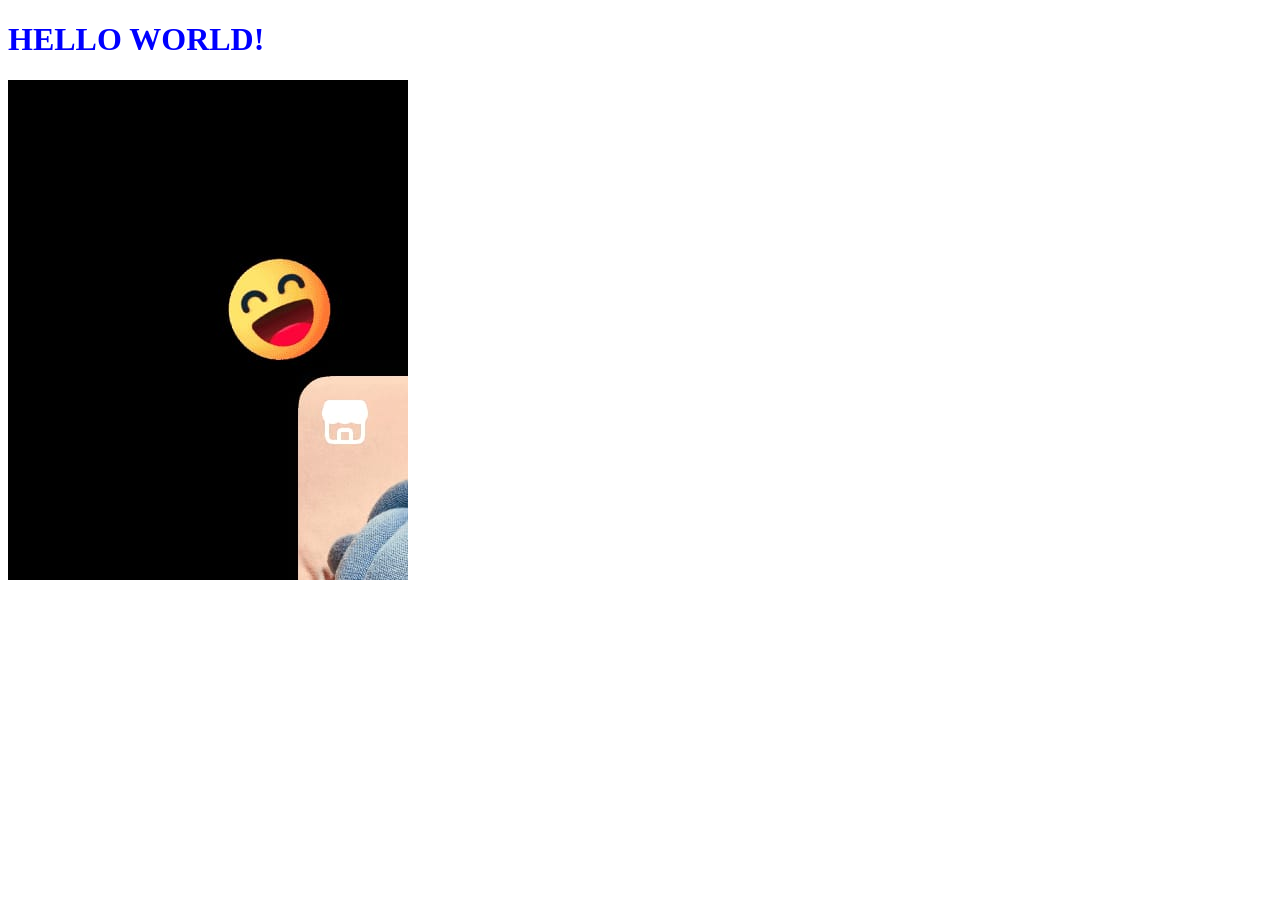
<file: basic.html>
<!DOCTYPE html>
<html>
    <head>
        
    <meta charset="UTF-8">
    <meta name="viewport" content="width=device-width" initial-scale="1.0"> 
    <title>Document</title>
    <link rel="stylesheet" href="basic.css">
    
    </head>
 <body>
    <h1 class="hlo">HELLO WORLD!</h1>
    <div class="wrap">
        <label>HELLO UNIVERSE!</label>
    </div>
    <!-- <div class="main">
    <div class="a1">
        <h1>WELCOME TO SCHOOL</h1>
    </div>
    <div class="l1">
    <label>ROLL NO:</label>
    <input type="text"/>
   </div>
   <div class="l2">
    <label>NAME:</label>
   <input type="text"/>
   </div>
   <div class="l3">
    <label>CLASS:</label>
    <input type="text"/>
   </div>
   <div class="btn">
    <button type="submit">LOGIN</button>

   </div>
    </div> -->
    </body>
       </html>
</file>
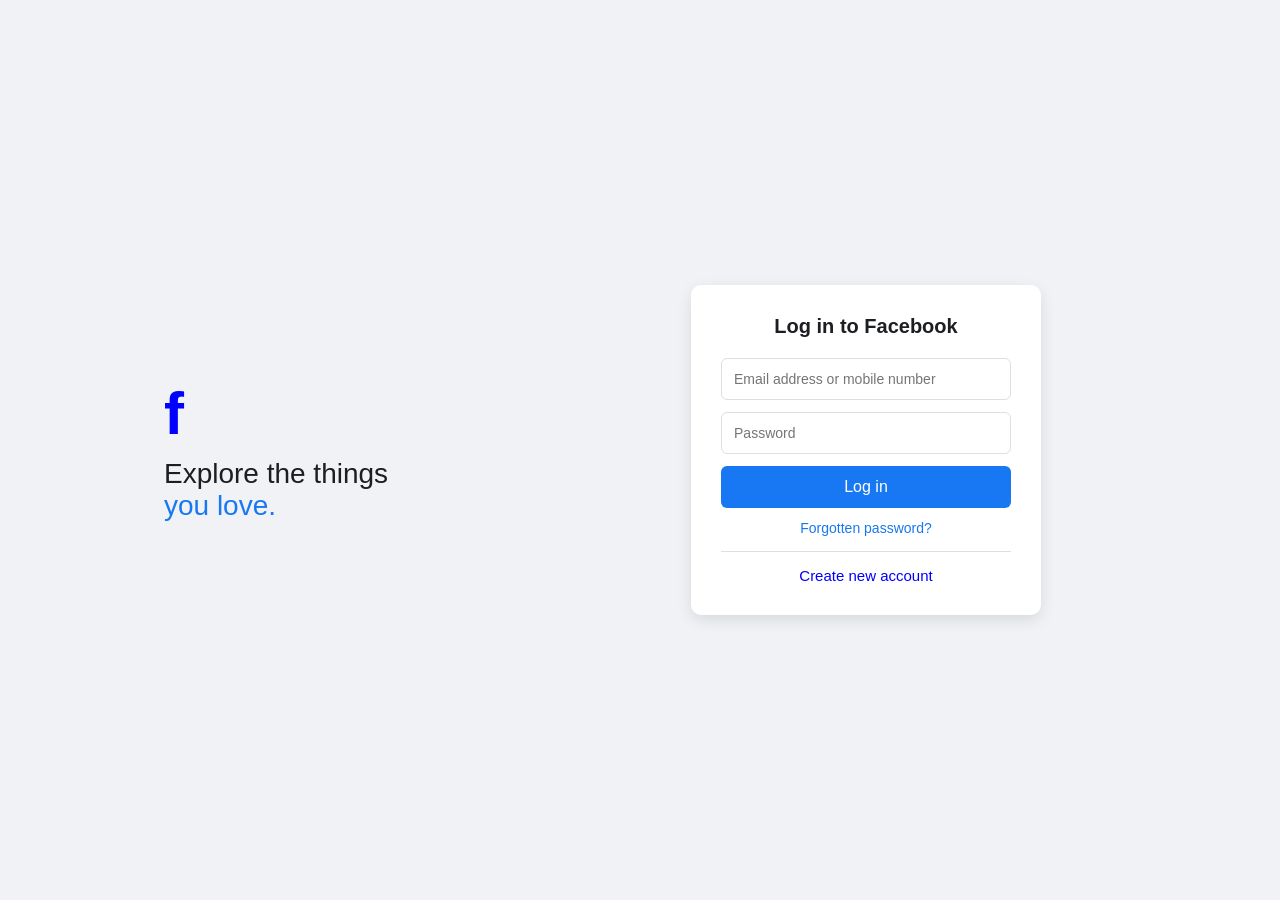
<file: boot.html>
<!DOCTYPE html>
<html lang="en">
<head>
  <meta charset="UTF-8">
  <title>Facebook Login Clone</title>
  <link rel="stylesheet" href="boot.css">
</head>
<body>

  <div class="container">
    
    <!-- Left Section -->
    <div class="left">
      <h1 class="logo">f</h1>
      <p class="tagline">
        Explore the things <br>
        <span>you love.</span>
      </p>
    </div>

    <!-- Right Section -->
    <div class="right">
      <div class="login-box">
        <h2>Log in to Facebook</h2>

        <input type="text" placeholder="Email address or mobile number">
        <input type="password" placeholder="Password">

        <button class="login-btn">Log in</button>

        <a href="#" class="forgot">Forgotten password?</a>

        <div class="divider"></div>

        <button class="create-btn">Create new account</button>
      </div>
    </div>

  </div>

</body>
</html>
</file>
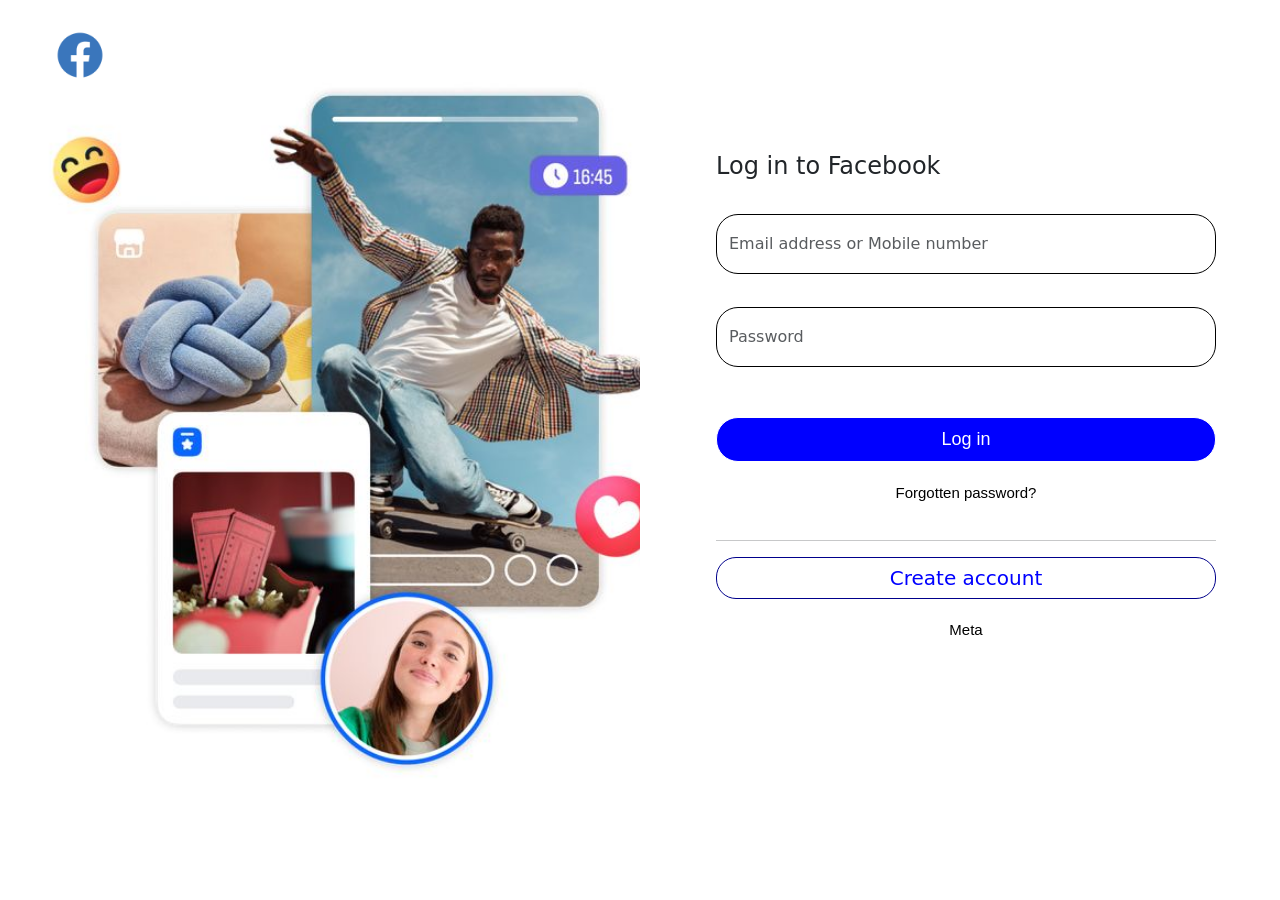
<file: facebook.html>
<!DOCTYPE html>
<html>
<head>
    <title>Login Page</title>
    <link href="https://cdn.jsdelivr.net/npm/bootstrap@5.3.8/dist/css/bootstrap.min.css" rel="stylesheet">
    <link rel="stylesheet" href="facebook.css">
</head>
<body>
<div class="main">
    <div class="row">
         <div class="col-6 left">
            <img src="images/facebookk.jpg" class="logo">
         </div>
    <div class="col-6 right">
        <div class="login-box">
            <h4>Log in to Facebook</h4>
                <input type="text" class="form-control" placeholder="Email address or Mobile number">
                <input type="password" class="form-control" placeholder="Password">
                <button class="log">Log in</button>
                <p class="pass">Forgotten password?</p>
            <hr>
            <button class="create">Create account</button>
                <p class="text">Meta</p>
            </div>
        </div>
        </div>
 </div>

</body>
</html>
</file>
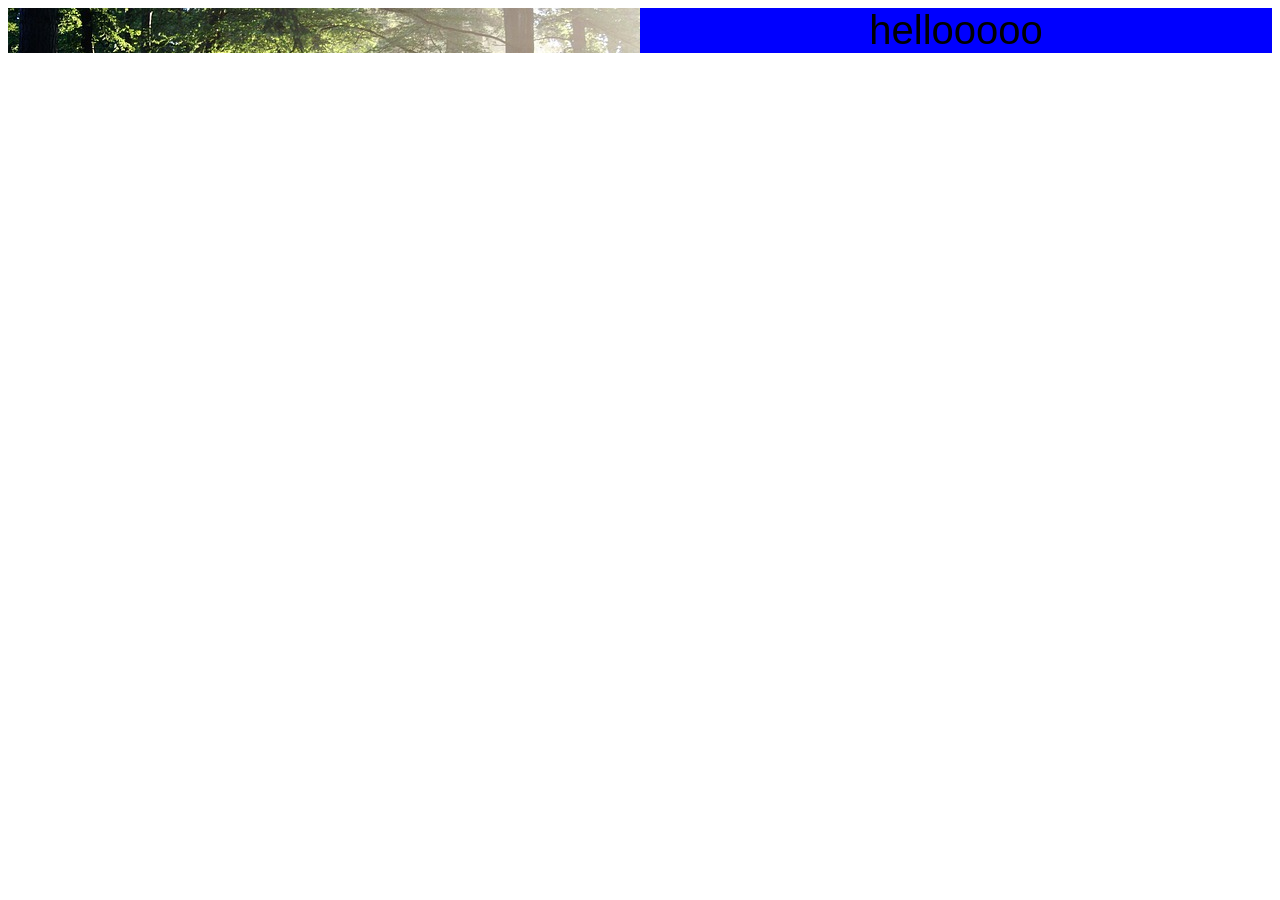
<file: grid.html>
<!DOCTYPE html>
<html>
    <head>
        <link rel="stylesheet" href="grid.css">
    </head>
        <body>
            <div class="main">
                <div class="box1">
                <div class="image">
                </div>
                </div>
                <div class="box2">
                    <div class="text">
                    hellooooo
                    </div>

                </div>
            </div>
            </body>
            </html>
</file>
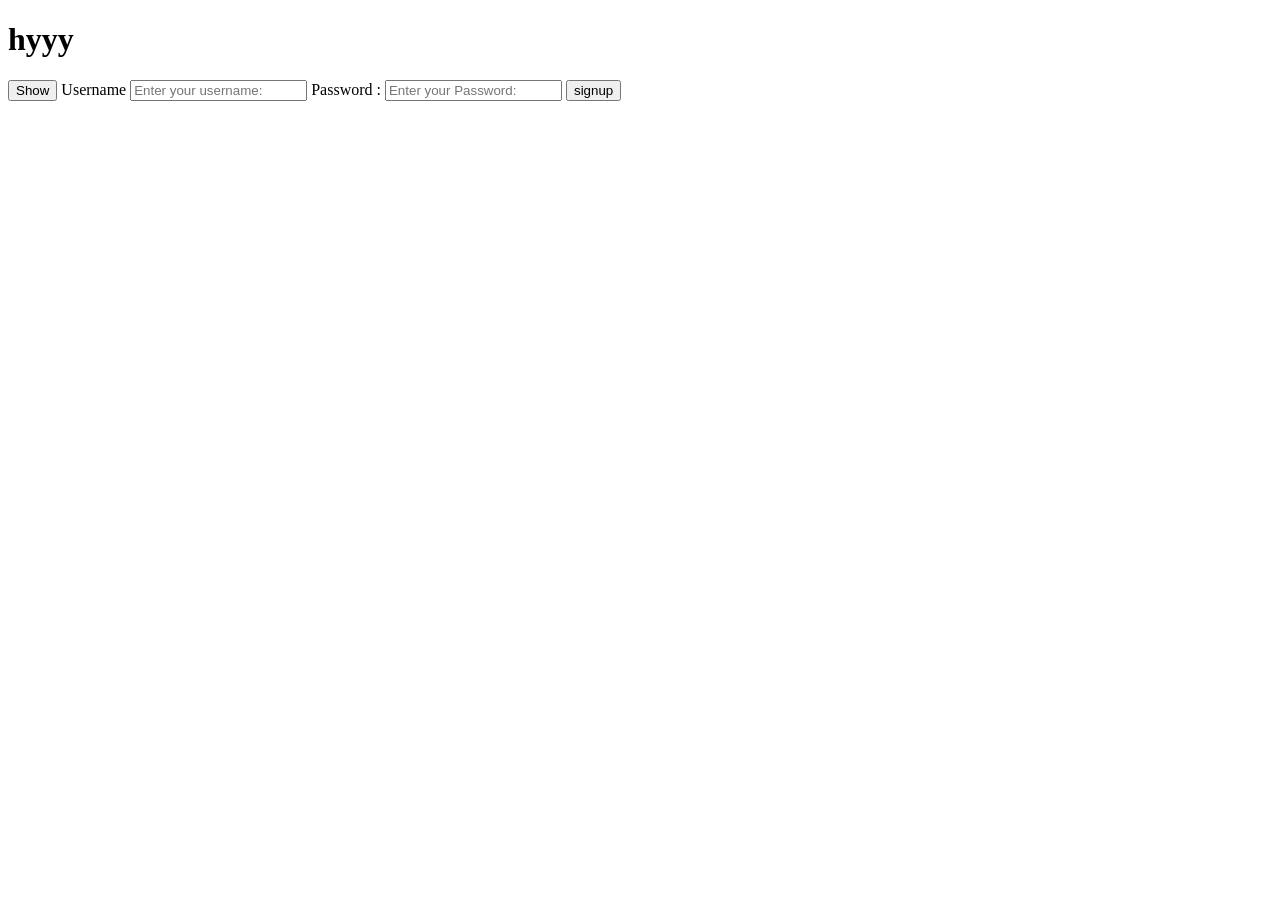
<file: login.html>
<!DOCTYPE html>
<html lang="en">
<head>
    <meta charset="UTF-8">
    <meta name="viewport" content="width=device-width, initial-scale=1.0">
    <title>Document</title>
</head>
 <body>
    <h1>hyyy</h1>
    
    <h1 id="hlo"></h1>
   

    <button onclick="handleShow()">Show</button>

    <label>Username</label>
    <input type="text" placeholder="Enter your username:" id="user"/>
    
    <label>Password :</label>
    <input type="text" placeholder="Enter your Password:" id="pass"/>
    
    <button onclick="handleSubmit()">signup</button>

    <script>
       function handleShow(){
          document.getElementById("hlo").textContent = "Greens"
        }

        function handleSubmit(){
           
            
            let username = document.getElementById("user").value
            let password = document.getElementById("pass").value

            let olduser = localStorage.getItem("user")

            

        if(username =='' || password == ''){
            // console.log
            alert("pls fill the form");
            
        }else{
            // console.log instead of log use alert for pop up message on the top 
            alert("validation successful");
            
        }
        

    }     

    </script>
</body>
</html>
<body>
<script>
    // let i = 1
    // while(i <= 10){
    //     console.log(i);
    //     i++
        
    // }
   
    // 
    // for(let i = 1;i <=10;i++){
    //     if(i == 5){
    //         // break;
    //         continue;
            
    //     }
    //     console.log(i);
    // }

    // console.log(Math.abs(-19));
    // console.log(Math.random());
    // console.log(Math.round(20.6));
    // console.log(Math.ceil(20.8));
    // console.log(Math.floor(19.4));
    // console.log(Math.sqrt(100));
    // console.log(Math.PI);
    // console.log(Math.max(10,90,70));
    // console.log(Math.min(10,15,7));

    // console.log(Math.round(Math.random()*100000));
    
    
    
    
    
    
    
    
    
    
</script>
</body>
</file>
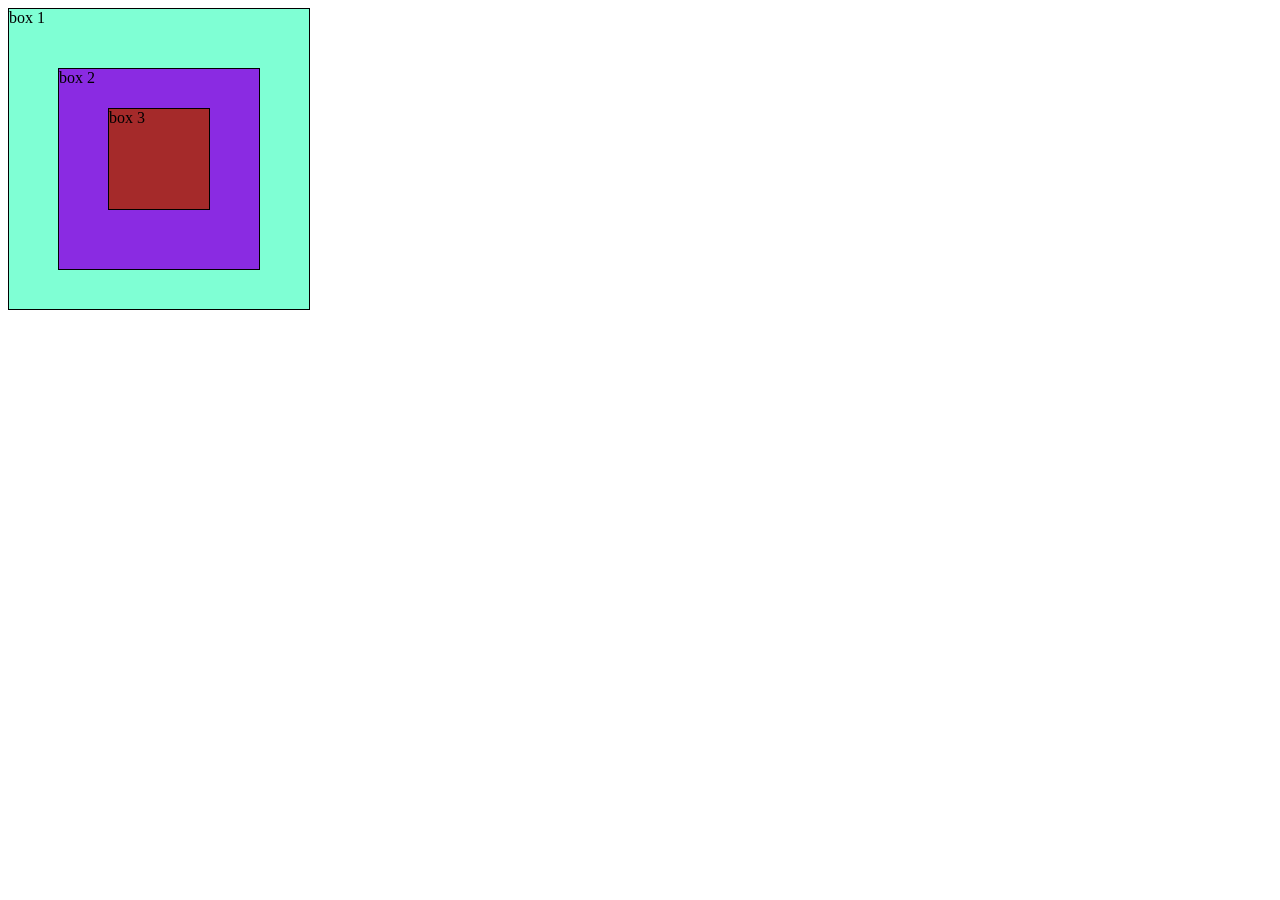
<file: nave.html>
<!DOCTYPE html>
<html>
    <head>
        <link rel="stylesheet" href="nave.css">
        <body>
            <div class="main">
                <div class="a">
                    box 1
                </div>
                <div class="b">
                    box 2
                </div>
                <div class="c">
                    box 3
                </div>
            </div>

        </body>
    </head>
</html>
</file>
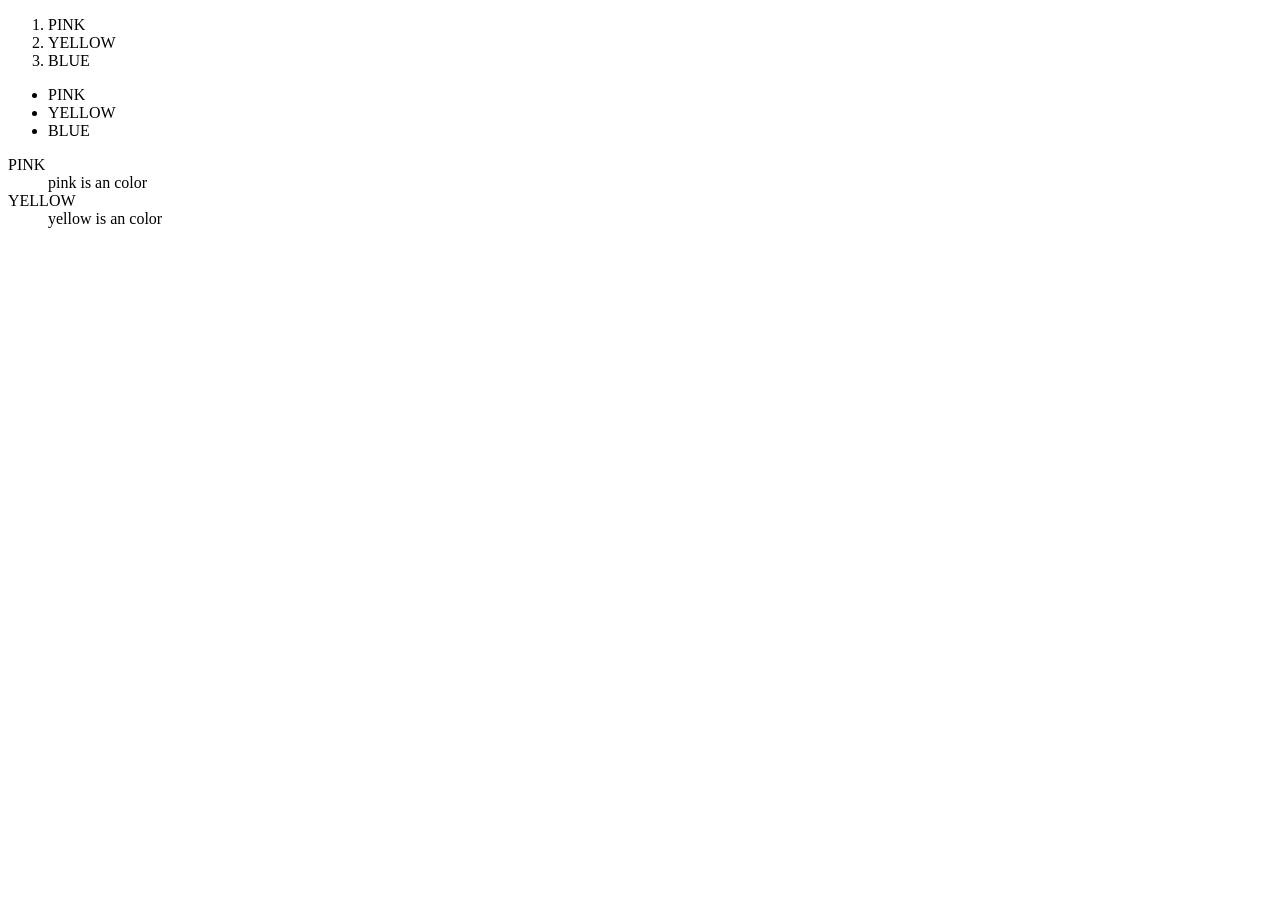
<file: orders.html>
<!DOCTYPE html>
<html>
    <head>
        <ol>
            <li>PINK</li>
            <li>YELLOW</li>
            <li>BLUE</li>
        </ol>

        <ul>
            <li>PINK</li>
            <li>YELLOW</li>
            <li>BLUE</li>
        </ul>

        <dl>
            <dt>PINK</dt>
            <dd>pink is an color</dd>
            <dt>YELLOW</dt>
            <dd>yellow is an color</dd>
        </dl>
    </head>
</html>
</file>
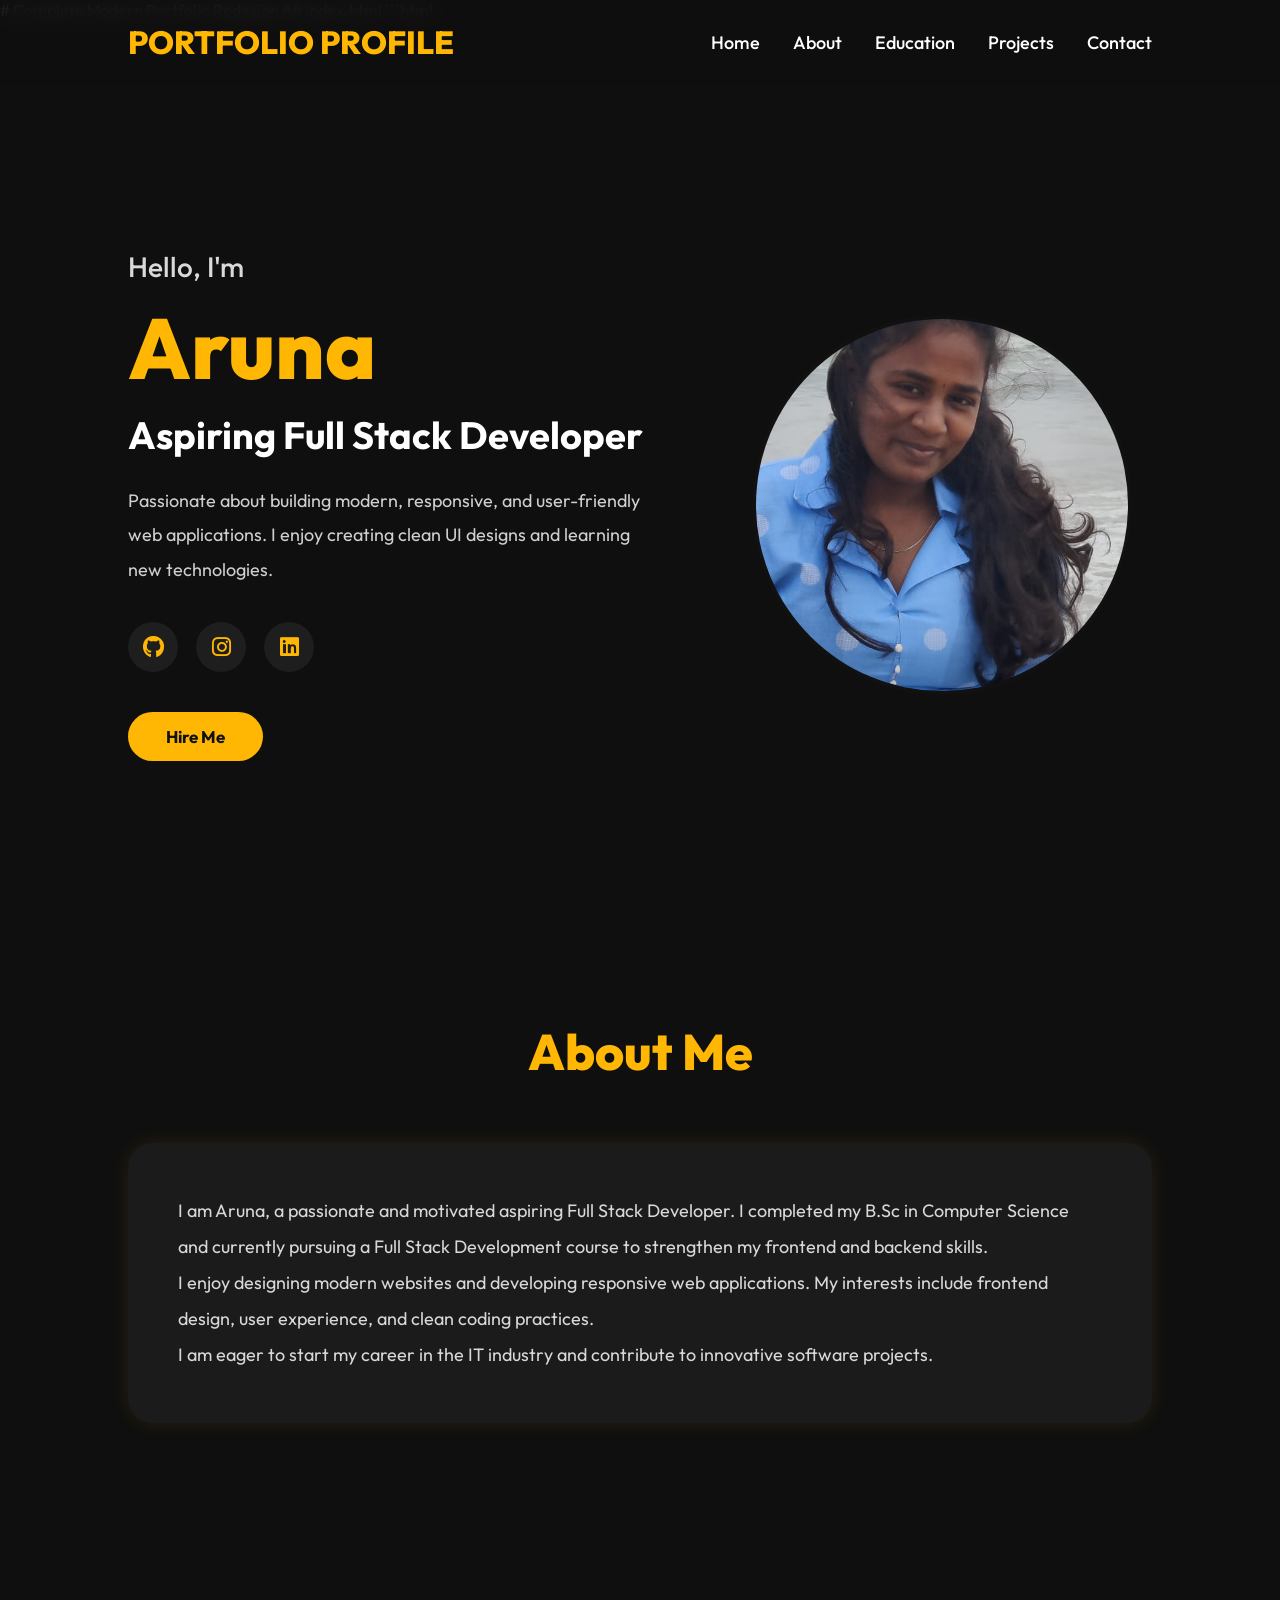
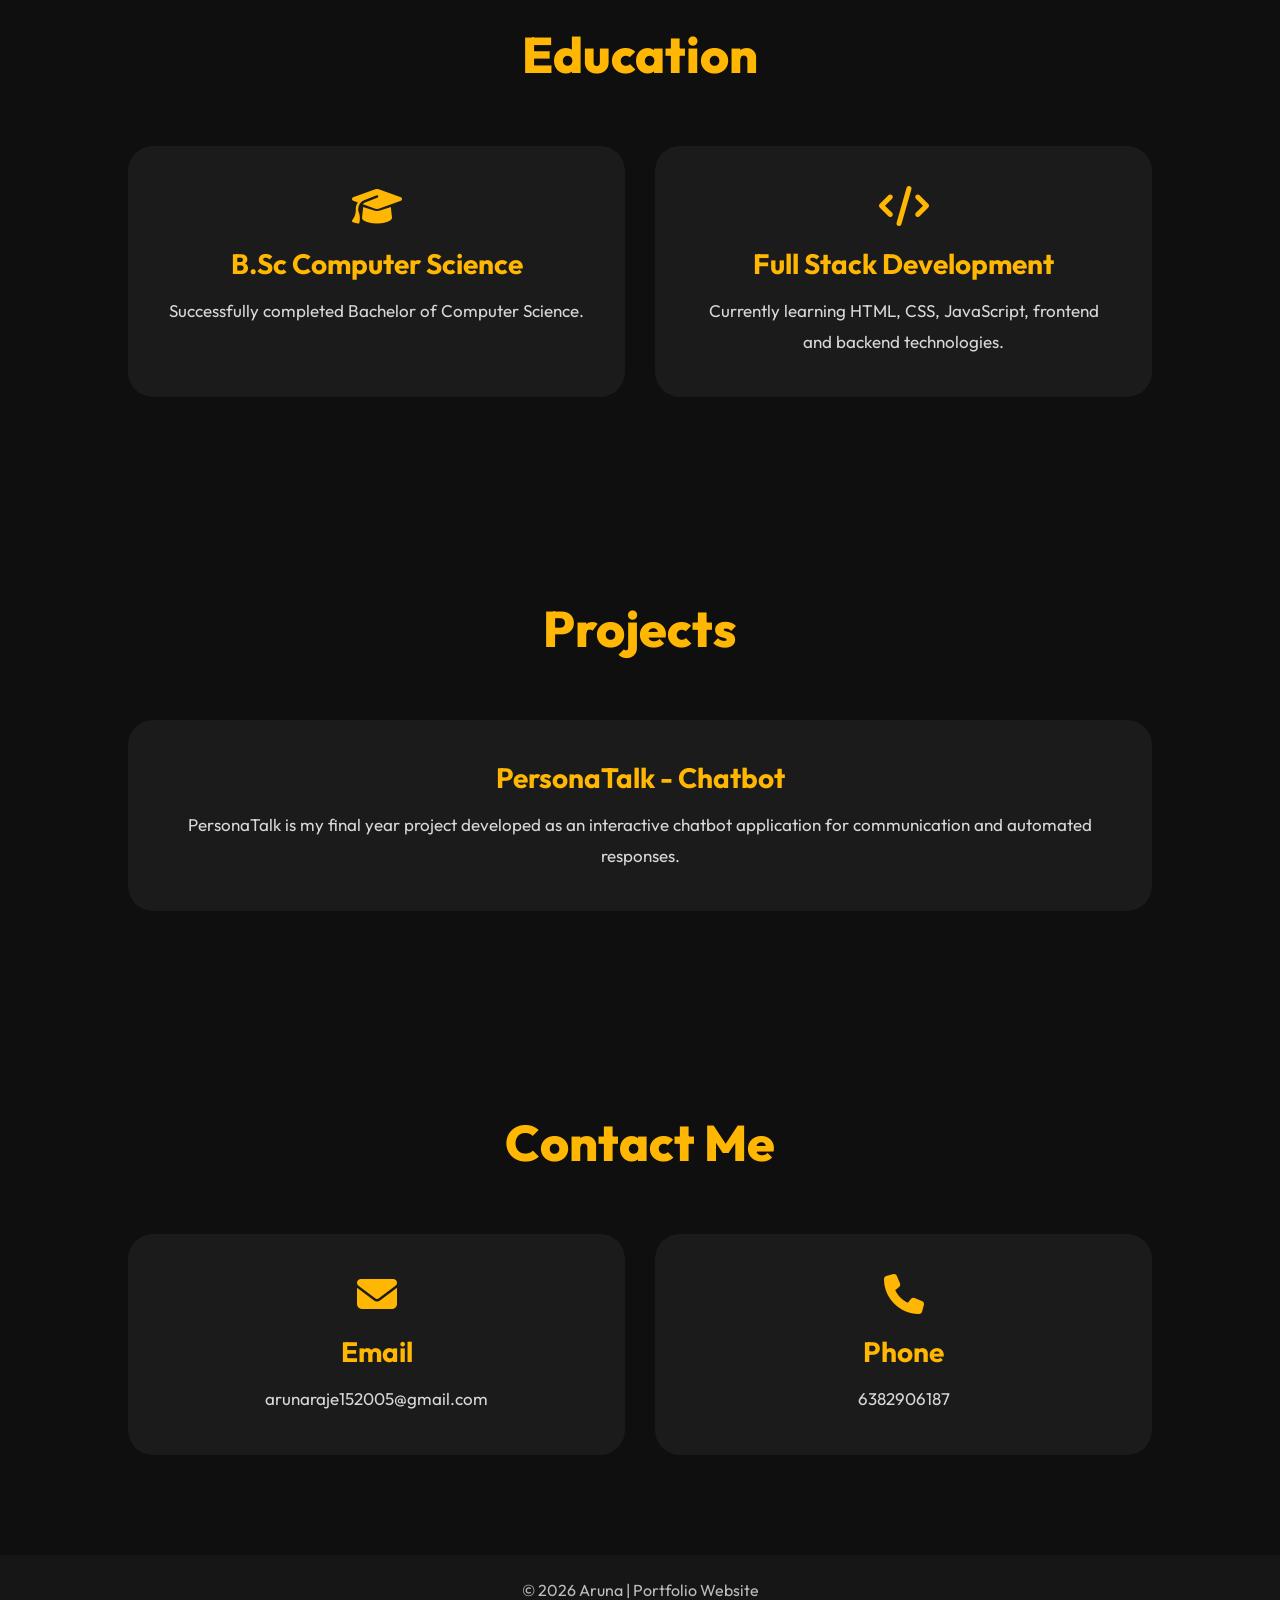
<file: port.html>
<!-- <!DOCTYPE html>
<html lang="en">
<head>
    <meta charset="UTF-8">
    <meta name="viewport" content="width=device-width, initial-scale=1.0">
    <link rel="stylesheet" href="https://cdnjs.cloudflare.com/ajax/libs/font-awesome/6.5.1/css/all.min.css">
    <link rel="stylesheet" href="port.css">
    <title>Portfolio Website</title>
</head>
<body>
    <header>
         <a href="#" class="logo">Aruna</a>
    </header>
    <nav>
        <a href="#" class="active">Home</a>
        <a href="#" >Skills</a>
        <a href="#">Project</a>
        <a href="#">Education</a>
        <a href="#">Contact</a>
    </nav>
    <section class="Home">
        <div class="home-img">
            <img src="images/tree.jpg" alt="">
       </div>
    <div class="Home-content">
        <h1>Hello, Its <span>Aruna</span></h1>
        <h3 class="text">Iam<span></span></h3>
        <p>Lorem ipsum dolor sit amet consectetur adipisicing elit.
         Suscipit perferendis voluptatibus modi doloribus doloremque necessitatibus sed! Distinctio, 
         doloribus. Fugit dolorum facere, assumenda minus tempora consequatur quam provident incidunt vitae. Incidunt.</p>
    <div class="social-icons">
        <a href="#"><i class="fa-brands fa-linkedin"></i></a>
        <a href="#"><i class="fa-brands fa-github"></i></a>
        <a href="#"><i class="fa-brands fa-instagram"></i></a>
    </div>
    <a href="#" class="btn">Hire me</a>
    </div>
    </section>

    
</body>
</html> -->

# Complete Modern Portfolio Redesign

## index.html

```html
<!DOCTYPE html>
<html lang="en">
<head>
    <meta charset="UTF-8">
    <meta name="viewport" content="width=device-width, initial-scale=1.0">
    <title>Portfolio Website</title>

    <!-- CSS -->
    <link rel="stylesheet" href="port.css">

    <!-- Google Font -->
    <link href="https://fonts.googleapis.com/css2?family=Outfit:wght@300;400;500;600;700;800&display=swap" rel="stylesheet">

    <!-- Font Awesome -->
    <link rel="stylesheet"
    href="https://cdnjs.cloudflare.com/ajax/libs/font-awesome/6.5.1/css/all.min.css">

</head>
<body>

    <!-- HEADER -->

    <header>

        <div class="logo"> PORTFOLIO PROFILE</div>

        <nav>
            <a href="#home">Home</a>
            <a href="#about">About</a>
            <a href="#education">Education</a>
            <a href="#project">Projects</a>
            <a href="#contact">Contact</a>
        </nav>

    </header>


    <!-- HOME SECTION -->

    <section class="home" id="home">

        <div class="home-content">

            <h3>Hello, I'm</h3>

            <h1>Aruna</h1>

            <h2>Aspiring Full Stack Developer</h2>

            <p>
                Passionate about building modern, responsive,
                and user-friendly web applications.
                I enjoy creating clean UI designs and learning
                new technologies.
            </p>

            <div class="social-icons">

                <a href="#">
                    <i class="fa-brands fa-github"></i>
                </a>

                <a href="#">
                    <i class="fa-brands fa-instagram"></i>
                </a>

                <a href="#">
                    <i class="fa-brands fa-linkedin"></i>
                </a>

            </div>

            <a href="#contact" class="btn">Hire Me</a>

        </div>


        <!-- PROFILE IMAGE -->

        <div class="profile-box">

            <div class="profile-bg"></div>

            <img src="profile.jpeg" alt=" ">

        </div>

    </section>


    <!-- ABOUT SECTION -->

    <section class="about" id="about">

        <h2 class="section-title">About Me</h2>

        <div class="about-card">

            <p>
                I am Aruna, a passionate and motivated aspiring Full Stack Developer.
                I completed my B.Sc in Computer Science and currently pursuing
                a Full Stack Development course to strengthen my frontend and backend skills.
            </p>

            <p>
                I enjoy designing modern websites and developing responsive web applications.
                My interests include frontend design, user experience, and clean coding practices.
            </p>

            <p>
                I am eager to start my career in the IT industry and contribute
                to innovative software projects.
            </p>

        </div>

    </section>


    <!-- EDUCATION SECTION -->

    <section class="education" id="education">

        <h2 class="section-title">Education</h2>

        <div class="card-container">

            <div class="card">

                <i class="fa-solid fa-graduation-cap"></i>

                <h3>B.Sc Computer Science</h3>

                <p>
                    Successfully completed Bachelor of Computer Science.
                </p>

            </div>


            <div class="card">

                <i class="fa-solid fa-code"></i>

                <h3>Full Stack Development</h3>

                <p>
                    Currently learning HTML, CSS, JavaScript,
                    frontend and backend technologies.
                </p>

            </div>

        </div>

    </section>


    <!-- PROJECT SECTION -->

    <section class="project" id="project">

        <h2 class="section-title">Projects</h2>

        <div class="project-card">

            <h3>PersonaTalk - Chatbot</h3>

            <p>
                PersonaTalk is my final year project developed as an
                interactive chatbot application for communication
                and automated responses.
            </p>

        </div>

    </section>


    <!-- CONTACT SECTION -->

    <section class="contact" id="contact">

        <h2 class="section-title">Contact Me</h2>

        <div class="contact-container">

            <div class="contact-box">

                <i class="fa-solid fa-envelope"></i>

                <h3>Email</h3>

                <p>arunaraje152005@gmail.com</p>

            </div>


            <div class="contact-box">

                <i class="fa-solid fa-phone"></i>

                <h3>Phone</h3>

                <p>6382906187</p>

            </div>

        </div>

    </section>


    <!-- FOOTER -->

    <footer>

        <p>© 2026 Aruna | Portfolio Website</p>

    </footer>

</body>
</html>
</file>
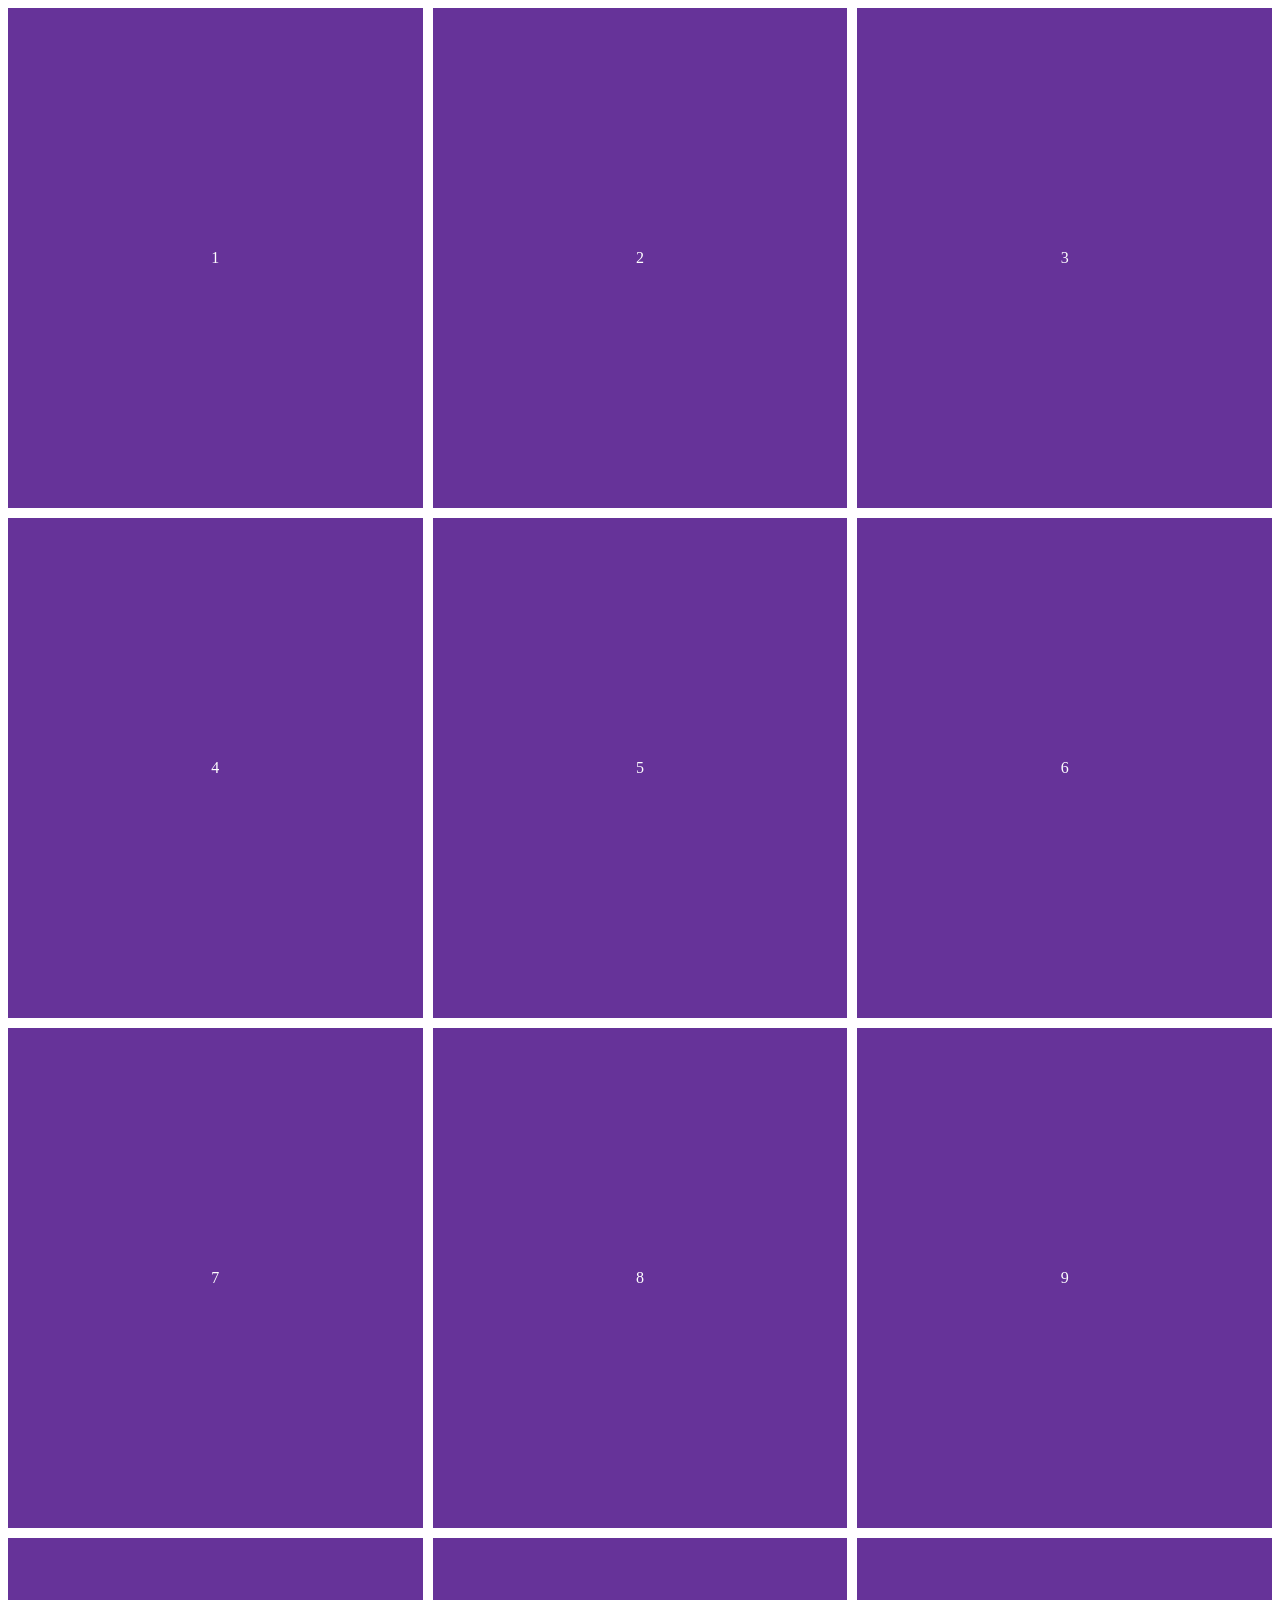
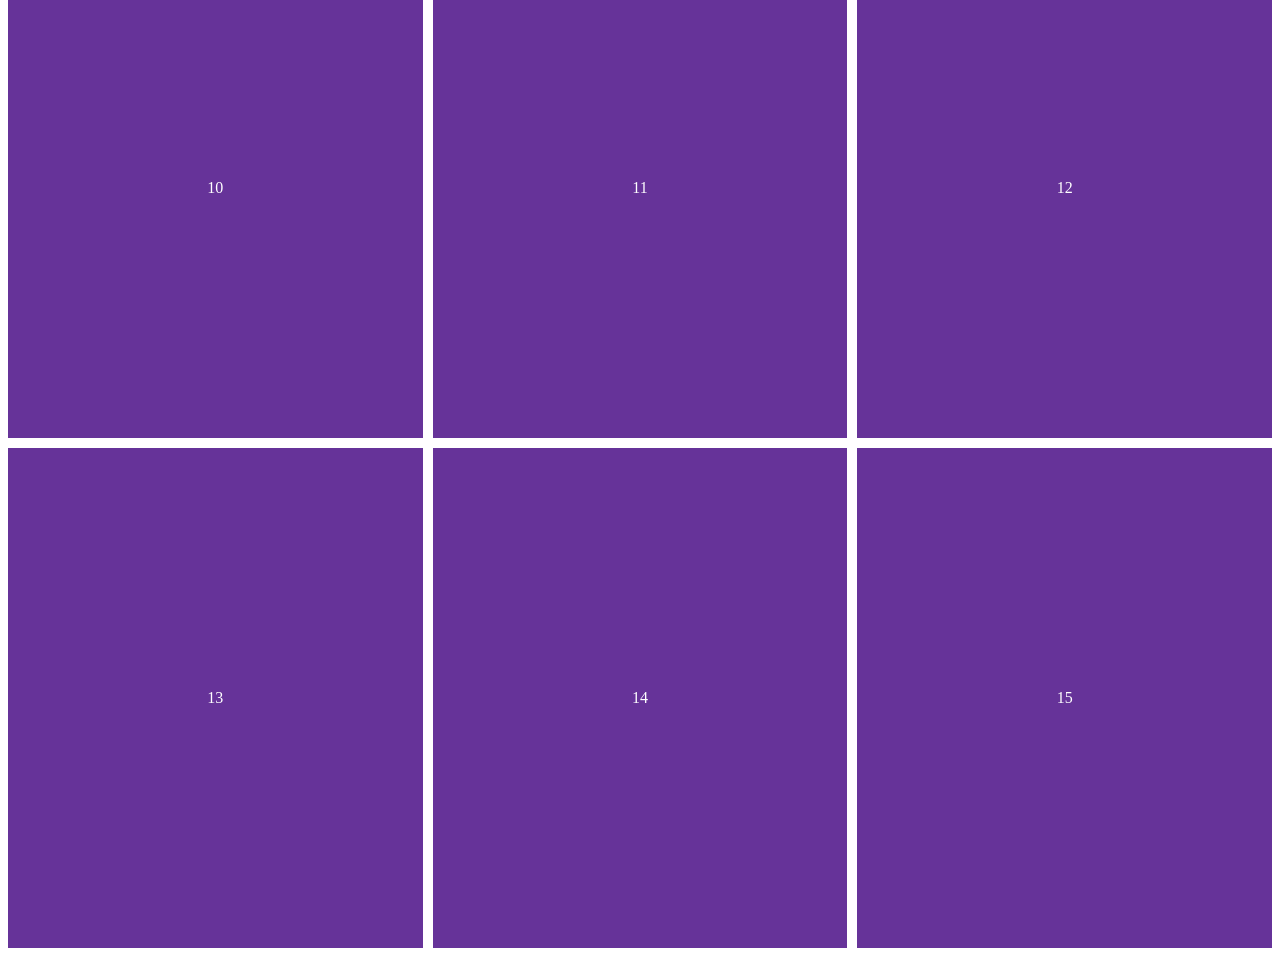
<file: pos.html>
<!DOCTYPE html>
<html>
    <head>
        <link rel="stylesheet" href="pos.css">
        <body>
            <div class="main">
                <div class="box">1</div>
                <div class="box">2</div>
                <div class="box">3</div>
                <div class="box">4</div>
                <div class="box">5</div>
                <div class="box">6</div>
                <div class="box">7</div>
                <div class="box">8</div>
                <div class="box">9</div>
                <div class="box">10</div>
                <div class="box">11</div>
                <div class="box">12</div>
                <div class="box">13</div>
                <div class="box">14</div>
                <div class="box">15</div>
                
            </div>

        </body>
    </head>
</html>
</file>
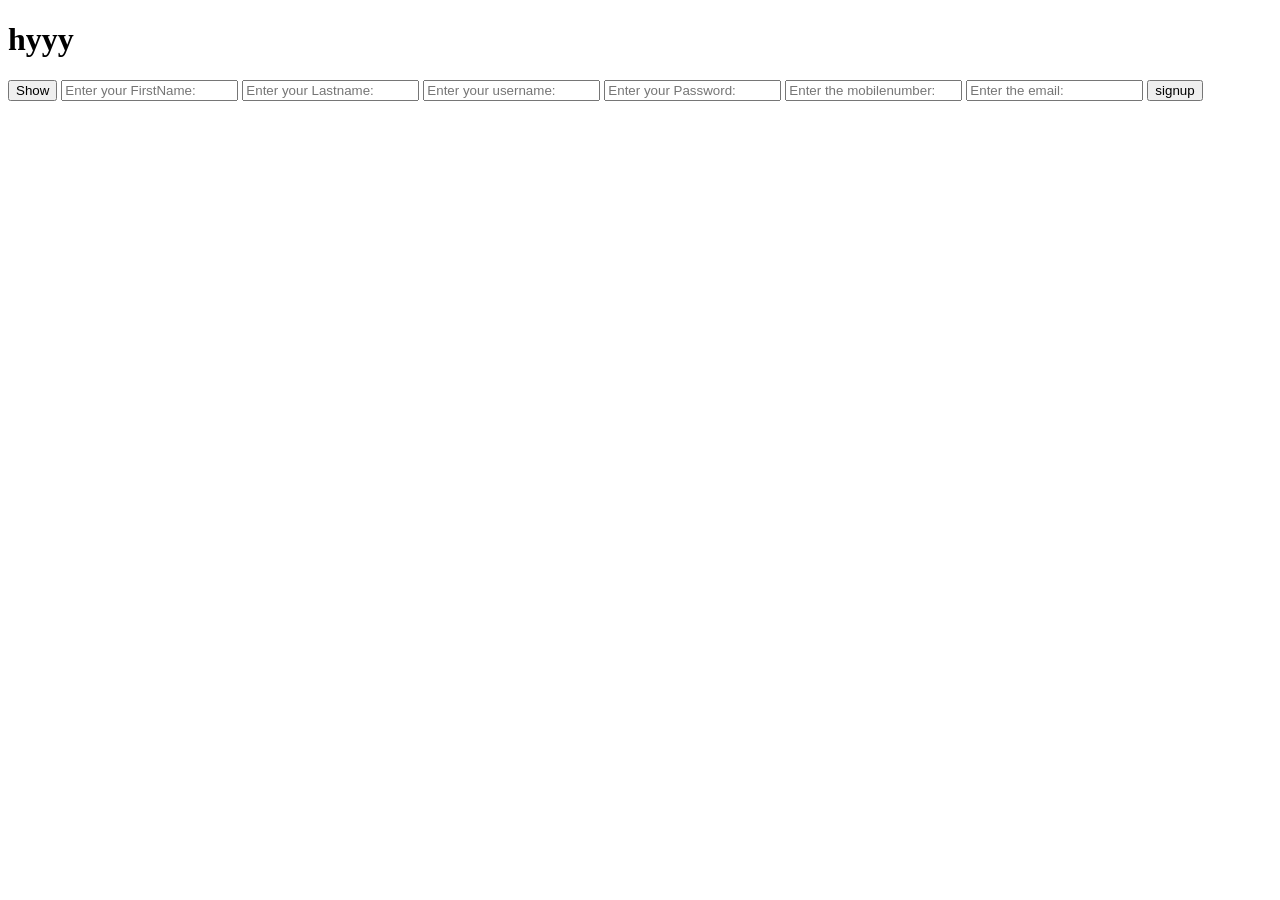
<file: signin.html>
<!DOCTYPE html>
<html lang="en">
<head>
    <meta charset="UTF-8">
    <meta name="viewport" content="width=device-width, initial-scale=1.0">
    <title>Document</title>
</head>
<body>
    <h1>hyyy</h1>
    
    <h1 id="hlo"></h1>
   

    <button onclick="handleShow()">Show</button>

    <input type="text" placeholder="Enter your FirstName:" id="first"/>
    <input type="text" placeholder="Enter your Lastname:" id="last"/>
    <input type="text" placeholder="Enter your username:" id="user"/>    
    <input type="text" placeholder="Enter your Password:" id="pass"/>
    <input type="text" placeholder="Enter the mobilenumber:" id="phone"/>
    <input type="text" placeholder="Enter the email:" id="mail"/>
    <button onclick="handleSubmit()">signup</button>

    <script>
       function handleShow(){
          document.getElementById("hlo").textContent = "Greens"
        }

        function handleSubmit(){
           
            let firstname = document.getElementById("first").value
            let lastname = document.getElementById("last").value
            let username = document.getElementById("user").value
            let password = document.getElementById("pass").value
            let email = document.getElementById("mail").value
            let mobilephone= document.getElementById("phone").value
            

        if(username =='' || password == '' || firstname == '' || lastname == '' || email == '' || mobilephone == ''){
            // console.log
            alert("pls fill the form");
            
        }else{
            // console.log instead of log use alert for pop up message on the top 
            alert("validation successful");
            
        }
        

    }     

    </script>
</body>
</html>
</file>
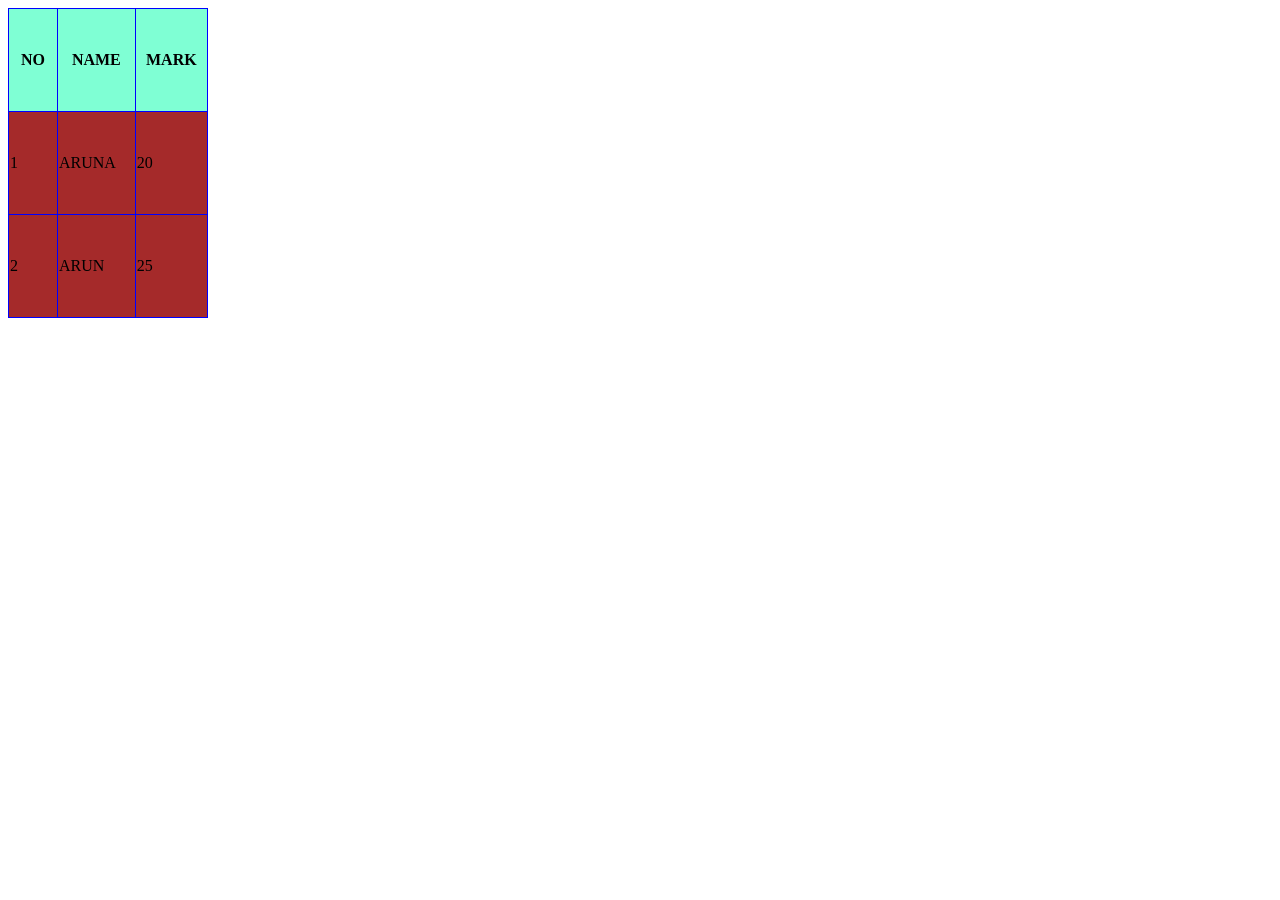
<file: table.html>
<!DOCTYPE html>

<html>
    <head>
    <link rel="stylesheet" href="table.css">
    <body>
        <table>
        <tr>
            <th>NO</th>
            <th>NAME</th>
            <th>MARK</th>
        </tr>

        <tr>
            <td>1</td>
            <td>ARUNA</td>
            <td>20</td>
        </tr>
        <tr>
            <td>2</td>
            <td>ARUN</td>
            <td>25</td>
        </tr>
    </table>
    </body>
    </head>
</html>
</file>
<file: basic.css>
/* body{
    background-image: url("./images/image\ 3.avif");
    background-size: cover;
    background-repeat: no-repeat;
    margin-left: 90px;
    margin-top: 40px;

}
.a1{
    color:brown;
    font-family: monospace;
    text-align: center;
    font-size: 10px;
    
}
.main{
    height: 350px;
    width: 350px;
    border: 2px solid cornsilk;
    background-color: plum;
    margin-left: 70vh ;
    margin-top: 40vh;
    border-radius: 20px;
}
.l1{
    padding: 30px;
    margin-left: 20px;
}
.l2{
    padding: 30px;
    margin-left: 20px;
    font-family: 'Segoe UI', Tahoma, Geneva, Verdana, sans-serif;
}
.l3{
    padding: 30px;
    margin-left: 20px;

}
.btn button{
    margin-left: 20vh;
    border-radius: 20px;
    width: 80px;
    background-color: powderblue;
} */

.hlo{
    color:blue;
}

.wrap{
    background-image: url("images/facee.jpeg");
    height: 500px;
    width: 400px;
}
@media (max-width: 600px){
    .hlo{
        color:brown
    }
        
        .wrap{
        background-image: url("images/nature\ 3.avif");
    
    
}
}

    @media only screen and (min-width: 601px) and (max-width:700px){
      .hlo{
        color:aqua
      }
    }

    @media only screen and (min-width: 701px) and (max-width:800px){
      .hlo{
        color:blueviolet
      }
    }
</file>
<file: boot.css>
* {
  margin: 0;
  padding: 0;
  box-sizing: border-box;
  font-family: Arial, sans-serif;
}

body {
  background: #f0f2f5;
}

.container {
  display: flex;
  justify-content: space-around;
  align-items: center;
  height: 100vh;
  padding: 50px;
}

/* Left Section */
.left {
    background-color: url(images/face.jpg);
    max-width: 400px;
}

.logo {
  font-size: 60px;
  color: blue;
  font-weight: bold;
}

.tagline {
  font-size: 28px;
  color: #1c1e21;
  margin-top: 10px;
}

.tagline span {
  color: #1877f2;
}

/* Right Section */
.right {
  height: 500px;
  width: 500px;
  display: flex;
  justify-content: center;
  align-items: center;
}

.login-box {
  background: white;
  padding: 30px;
  width: 350px;
  border-radius: 10px;
  box-shadow: 0 5px 15px rgba(0,0,0,0.1);
  text-align: center;
}

.login-box h2 {
  margin-bottom: 20px;
  font-size: 20px;
  color: #1c1e21;
}

.login-box input {
  width: 100%;
  padding: 12px;
  margin-bottom: 12px;
  border: 1px solid #dddfe2;
  border-radius: 6px;
  font-size: 14px;
}

.login-box input:focus {
  outline: none;
  border-color: #1877f2;
}

/* Buttons */
.login-btn {
  width: 100%;
  padding: 12px;
  background: #1877f2;
  border: none;
  color: white;
  font-size: 16px;
  border-radius: 6px;
  cursor: pointer;
}

.login-btn:hover {
  background: #166fe5;
}

.forgot {
  display: block;
  margin: 12px 0;
  color: #1877f2;
  font-size: 14px;
  text-decoration: none;
}

.divider {
  height: 1px;
  background: #dddfe2;
  margin: 15px 0;
}

.create-btn {
  background: white;
  color: blue;
  padding: 20pxpx;
  border: none;
  border-radius: 20px;
  font-size: 15px;
  cursor: pointer;
}

.create-btn:hover {
  background: #36a420;
}
</file>
<file: facebook.css>
.left {
    height: 90vh;   
    background-image: url("images/face 2.jpeg");
    background-size: cover; 
    margin-top: 20px;     
    background-position: center; 
}

.right {
    display: flex;
    justify-content: center;
    align-items: center;
    background-color: white;
    padding:15px;
}
.log{
    width: 500px;
    padding: 8px;
    font-family: Arial, Helvetica, sans-serif;
    color: white;
    margin-top: 50px;
    background: blue;
    font-size: 18px;
    border: 1px solid ;
    border-radius: 22px;
    text-align: center;
}

.login-box input {
    margin-top: 33px;
    border: 1px solid black;
    border-radius: 22px;
    width: 500px;
    height: 60px;
}
.p{
    font-family: Arial, Helvetica, sans-serif;
    color: black;
    padding: 30px;
}
.create{
  width: 500px;
  padding: 5px;
  background: white;
  border: 1px solid blue;
  color: blue;
  font-size: 20px;
  border-radius:20px;
  border-color: darkblue;
  cursor: pointer;
}
.pass{
    font-family: Arial, Helvetica, sans-serif;
    color: black;
    font-size: 15px;
    padding: 20px;
    text-align: center;
}
.text{
    font-family: sans-serif;
    text-align: center;
    font-size: 15px;
    color: black;
    padding: 20px;
}
.logo {
    width: 70px;
    margin-bottom: 10px;
    margin-left: 5vh;
}
</file>
<file: grid.css>
.main{
    display: grid;
    grid-template-columns: repeat(2,2fr);
    /* grid-template-rows: repeat(1,100vh); 
    gap:10px;
}
.box1{
    /* background-color; */
    /* color: white;
    display: flex;
    justify-content: center;
    align-items: center; */
     background-image: url("images/nature\ 2.jpg");
    /* height: 40px;
    width: 30px; */
    
}
.box2{
    font-family: 'Franklin Gothic Medium', 'Arial Narrow', Arial, sans-serif;
    background-color: blue;
    font-size: 40px;
    text-align: center;
    top: 100px;

}
</file>
<file: nave.css>
.body{
    background-color:brown;
}
.main{
    height: 600px;
    position: absolute;
}
.a{
    height: 300px;
    width: 300px;
    border: 1px solid black;
    background-color: aquamarine;
    top: 0;
    left: 0;
    position: relative;
    
}
.b{
    height: 200px;
    width: 200px;
    border: 1px solid black;
    background-color: blueviolet;
    top: 60px;
    left: 50px;
    position: absolute;

}
.c{
    height: 100px;
    width: 100px;
    border: 1px solid black;
    background-color: brown;
    top:100px;
    left:100px;
    position: absolute;
}
</file>
<file: pos.css>
.main{
    display: grid;
    grid-template-columns: repeat(3,1fr);
    grid-template-rows: repeat(5,500px);
    gap:10px;
}
.box{
    background-color: rebeccapurple;
    color: white;
    display: flex;
    justify-content: center;
    align-items: center;
}
</file>
<file: table.css>
table,th,tr,td{
    height: 100px;
    width: 200px;
}

table,th,td{
    border: 1px solid blue;
    border-collapse: collapse;
}
th{
    background-color: aquamarine;

}

td{
    background-color: brown;
}
</file>
<file: port.css>
/* @import url('https://cdnjs.cloudflare.com/ajax/libs/font-awesome/6.5.1/css/all.min.css');

*{
    margin:0;
    padding:0;
    box-sizing: border-box; */
    /* text-decoration: none;
    border: none;
    outline: none;
    font-family: 'Segoe UI', Tahoma, Geneva, Verdana, sans-serif3;

}
html{
    font-size: 62.5%;
}

body{
    width: 100%;
    height: 100vh;
    
} */

    

*{
    margin: 0;
    padding: 0;
    box-sizing: border-box;
    font-family: 'Outfit', sans-serif;
}

html{
    scroll-behavior: smooth;
}

body{
    background: #0f0f0f;
    color: white;
}

/* HEADER */

header{
    width: 100%;
    padding: 22px 10%;
    display: flex;
    justify-content: space-between;
    align-items: center;
    position: fixed;
    top: 0;
    z-index: 1000;
    background: rgba(15,15,15,0.9);
    backdrop-filter: blur(10px);
}

.logo{
    font-size: 32px;
    font-weight: 800;
    color: #ffb703;
}

nav a{
    text-decoration: none;
    color: white;
    margin-left: 30px;
    font-size: 18px;
    font-weight: 500;
    transition: 0.3s;
}

nav a:hover{
    color: #ffb703;
}

/* HOME SECTION */

.home{
    min-height: 100vh;
    display: flex;
    justify-content: space-between;
    align-items: center;
    padding: 120px 10% 50px;
    gap: 80px;
}

.home-content{
    flex: 1;
}

.home-content h3{
    font-size: 28px;
    color: #d9d9d9;
    font-weight: 500;
}

.home-content h1{
    font-size: 85px;
    font-weight: 800;
    color: #ffb703;
    margin-top: 10px;
}

.home-content h2{
    font-size: 38px;
    margin-top: 10px;
    font-weight: 700;
}

.home-content p{
    margin-top: 25px;
    font-size: 18px;
    line-height: 1.9;
    color: #cfcfcf;
    max-width: 600px;
}

/* SOCIAL ICONS */

.social-icons{
    margin-top: 35px;
}

.social-icons a{
    width: 50px;
    height: 50px;
    display: inline-flex;
    justify-content: center;
    align-items: center;
    border-radius: 50%;
    background: #1e1e1e;
    color: #ffb703;
    text-decoration: none;
    margin-right: 15px;
    font-size: 22px;
    transition: 0.4s;
}

.social-icons a:hover{
    background: #ffb703;
    color: #111;
    transform: translateY(-6px);
}

/* BUTTON */

.btn{
    display: inline-block;
    margin-top: 40px;
    padding: 14px 38px;
    background: #ffb703;
    color: #111;
    border-radius: 40px;
    text-decoration: none;
    font-size: 17px;
    font-weight: 700;
    transition: 0.4s;
}

.btn:hover{
    transform: scale(1.05);
}

/* PROFILE */

.profile-box{
    position: relative;
    width: 420px;
    height: 420px;
    display: flex;
    justify-content: center;
    align-items: center;
}

.profile-bg{
    position: absolute;
    width: 100%;
    height: 100%;
    background: linear-gradient(lightyellow);
    border-radius: 100%;
    
}

.profile-box img{
    position: relative;
    width: 380px;
    height: 380px;
    object-fit: cover;
    border-radius: 60%;
    border: 4px solid #111;
    z-index: 1;
}

/* @keyframes animate{

    0%{
        border-radius: 30% ;
    }

    50%{
        border-radius: 58%;
    }

    100%{
        border-radius: 30% ;
    }
} */

/* SECTION */

section{
    padding: 100px 10%;
}

.section-title{
    text-align: center;
    font-size: 50px;
    margin-bottom: 60px;
    color: #ffb703;
    font-weight: 800;
}

/* ABOUT */

.about-card{
    background: #1b1b1b;
    padding: 50px;
    border-radius: 25px;
    line-height: 2;
    font-size: 18px;
    color: #d8d8d8;
    box-shadow: 0 0 20px rgba(255,183,3,0.1);
}

/* CARDS */

.card-container{
    display: grid;
    grid-template-columns: repeat(auto-fit,minmax(300px,1fr));
    gap: 30px;
}

.card,
.project-card,
.contact-box{
    background: #1b1b1b;
    padding: 40px;
    border-radius: 25px;
    transition: 0.4s;
    text-align: center;
}

.card:hover,
.project-card:hover,
.contact-box:hover{
    transform: translateY(-10px);
    box-shadow: 0 0 25px rgba(255,183,3,0.15);
}

.card i,
.contact-box i{
    font-size: 40px;
    color: #ffb703;
    margin-bottom: 20px;
}

.card h3,
.project-card h3,
.contact-box h3{
    font-size: 28px;
    margin-bottom: 15px;
    color: #ffb703;
}

.card p,
.project-card p,
.contact-box p{
    color: #d8d8d8;
    line-height: 1.8;
    font-size: 17px;
}

/* CONTACT */

.contact-container{
    display: grid;
    grid-template-columns: repeat(auto-fit,minmax(300px,1fr));
    gap: 30px;
}

/* FOOTER */

footer{
    text-align: center;
    padding: 25px;
    background: #161616;
    color: #bdbdbd;
    font-size: 16px;
}

/* RESPONSIVE */

@media(max-width: 991px){

    .home{
        flex-direction: column-reverse;
        text-align: center;
        padding-top: 150px;
    }

    nav{
        display: none;
    }

    .home-content h1{
        font-size: 60px;
    }

    .home-content h2{
        font-size: 28px;
    }

    .profile-box{
        width: 320px;
        height: 320px;
    }

    .profile-box img{
        width: 260px;
        height: 260px;
    }

    .section-title{
        font-size: 38px;
    }
}
</file>
